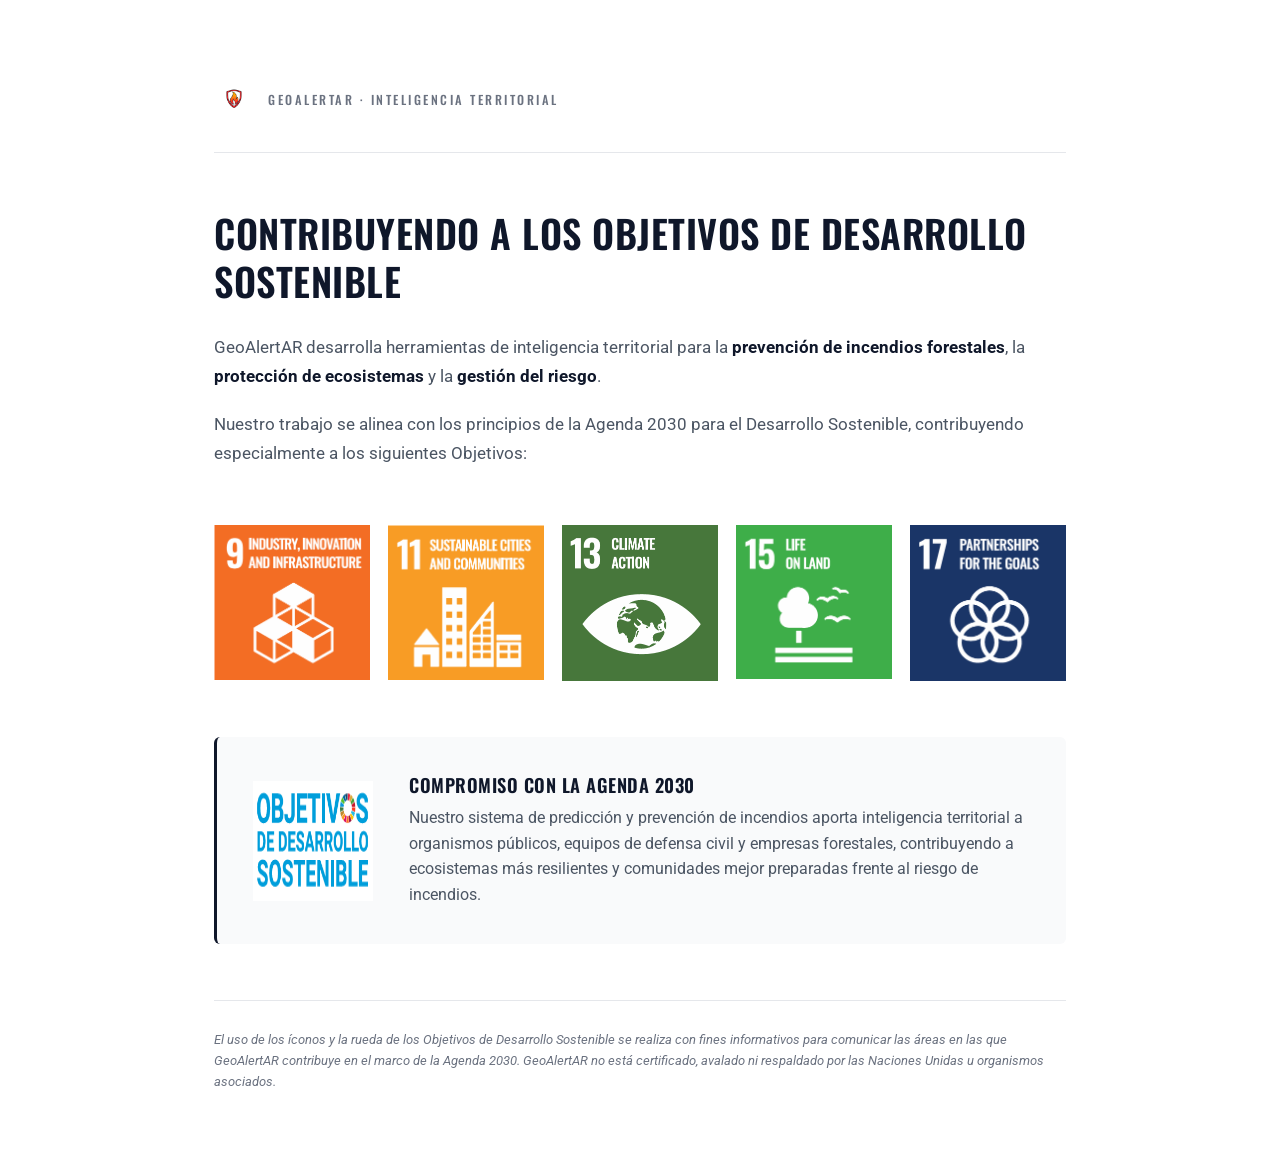
<file: maqueta-ods.html>
<!DOCTYPE html>
<html lang="es">
<head>
<meta charset="UTF-8">
<meta name="viewport" content="width=device-width, initial-scale=1.0">
<title>GeoAlertAR · Contribución a los Objetivos de Desarrollo Sostenible</title>

<!--
  FUENTES OFICIALES SEGÚN GUÍA DE COMUNICACIÓN ONU PARA USO DE ÍCONOS ODS
  ─────────────────────────────────────────────────────────────────────────
  Habilitadas por Camila (mail solicitud ONU):
    · Oswald Medium (500)   → eyebrow / labels institucionales
    · Oswald SemiBold (600) → títulos
    · Roboto Bold (700)     → texto destacado / strong
  Se incluye Roboto Regular (400) para el cuerpo de texto general,
  acompañando a las anteriores conforme práctica estándar de la guía ONU.
-->
<link rel="preconnect" href="https://fonts.googleapis.com">
<link rel="preconnect" href="https://fonts.gstatic.com" crossorigin>
<link href="https://fonts.googleapis.com/css2?family=Oswald:wght@500;600&family=Roboto:wght@400;700&display=swap" rel="stylesheet">

<style>
  :root {
    --primary-900: #0f172a;
    --neutral-700: #374151;
    --neutral-600: #4b5563;
    --neutral-500: #6b7280;
    --neutral-200: #e5e7eb;
    --neutral-50:  #f9fafb;
    --white: #ffffff;
  }

  * { margin: 0; padding: 0; box-sizing: border-box; }

  body {
    /* Body en Roboto Regular según guía ONU */
    font-family: 'Roboto', -apple-system, sans-serif;
    font-weight: 400;
    background: var(--white);
    color: var(--neutral-700);
    line-height: 1.7;
    font-size: 17px;
  }

  /* Títulos en Oswald SemiBold (peso 600) */
  h1, h3 {
    font-family: 'Oswald', sans-serif;
    font-weight: 600;
    color: var(--primary-900);
    line-height: 1.25;
    letter-spacing: 0.3px;
  }

  .container {
    max-width: 900px;
    margin: 0 auto;
    padding: 80px 24px;
  }

  /* Cabecera con logo */
  .marca-cabecera {
    display: flex;
    align-items: center;
    gap: 14px;
    padding-bottom: 32px;
    border-bottom: 1px solid var(--neutral-200);
    margin-bottom: 56px;
  }

  .marca-cabecera img {
    height: 40px;
    width: auto;
  }

  /* Eyebrow institucional en Oswald Medium */
  .marca-eyebrow {
    font-family: 'Oswald', sans-serif;
    font-weight: 500;
    font-size: 0.78rem;
    color: var(--neutral-500);
    letter-spacing: 2.5px;
    text-transform: uppercase;
  }

  /* Título principal — Oswald SemiBold */
  h1 {
    font-size: 2.4rem;
    margin-bottom: 28px;
    text-transform: uppercase;
    letter-spacing: 0.5px;
  }

  /* Descripción en Roboto Regular */
  .descripcion {
    font-family: 'Roboto', sans-serif;
    font-weight: 400;
    font-size: 1.08rem;
    color: var(--neutral-600);
    margin-bottom: 18px;
    line-height: 1.7;
  }

  /* "strong" en Roboto Bold según guía ONU */
  .descripcion strong {
    font-weight: 700;
    color: var(--primary-900);
  }

  /* Grilla con los 5 íconos ODS */
  .ods-grid {
    display: grid;
    grid-template-columns: repeat(5, 1fr);
    gap: 18px;
    margin: 56px 0;
  }

  .ods-item img {
    width: 100%;
    height: auto;
    max-width: 170px;
    display: block;
    margin: 0 auto;
  }

  /* Bloque rueda ODS — uso decorativo / secundario */
  .rueda-bloque {
    display: flex;
    align-items: center;
    gap: 36px;
    padding: 36px;
    background: var(--neutral-50);
    border-radius: 6px;
    border-left: 3px solid var(--primary-900);
    margin-top: 16px;
  }

  .rueda-bloque img {
    width: 120px;
    height: 120px;
    flex-shrink: 0;
  }

  /* Subtítulo bloque rueda — Oswald SemiBold */
  .rueda-bloque h3 {
    font-size: 1.15rem;
    margin-bottom: 10px;
    text-transform: uppercase;
    letter-spacing: 0.5px;
  }

  /* Texto bloque rueda — Roboto Regular */
  .rueda-bloque p {
    font-family: 'Roboto', sans-serif;
    font-weight: 400;
    font-size: 0.97rem;
    color: var(--neutral-600);
    line-height: 1.65;
  }

  /* Aviso legal obligatorio para solicitud ONU */
  .aviso-legal {
    margin-top: 56px;
    padding-top: 28px;
    border-top: 1px solid var(--neutral-200);
    font-family: 'Roboto', sans-serif;
    font-weight: 400;
    font-size: 0.82rem;
    color: var(--neutral-500);
    line-height: 1.6;
    font-style: italic;
  }

  /* Responsive */
  @media (max-width: 768px) {
    .container { padding: 48px 20px; }
    h1 { font-size: 1.7rem; }
    .ods-grid { grid-template-columns: repeat(2, 1fr); gap: 14px; }
    .rueda-bloque {
      flex-direction: column;
      text-align: center;
      padding: 24px;
    }
  }
</style>
</head>
<body>

<div class="container">

  <!-- Cabecera institucional con logo de la landing -->
  <div class="marca-cabecera">
    <img src="img/Geoar3.png" alt="GeoAlertAR">
    <div class="marca-eyebrow">GeoAlertAR · Inteligencia Territorial</div>
  </div>

  <!-- Título principal -->
  <h1>Contribuyendo a los Objetivos de Desarrollo Sostenible</h1>

  <!-- Bajadas -->
  <p class="descripcion">
    GeoAlertAR desarrolla herramientas de inteligencia territorial para la
    <strong>prevención de incendios forestales</strong>, la
    <strong>protección de ecosistemas</strong> y la <strong>gestión del riesgo</strong>.
  </p>

  <p class="descripcion">
    Nuestro trabajo se alinea con los principios de la Agenda 2030 para el Desarrollo
    Sostenible, contribuyendo especialmente a los siguientes Objetivos:
  </p>

  <!-- 5 íconos ODS en fila (nombres reales de los archivos descargados) -->
  <div class="ods-grid">
    <div class="ods-item">
      <img src="img/ods/industry innovation and infraestrucutre.png"
           alt="ODS 9 — Industria, Innovación e Infraestructura">
    </div>
    <div class="ods-item">
      <img src="img/ods/sustainable cities and communities.png"
           alt="ODS 11 — Ciudades y Comunidades Sostenibles">
    </div>
    <div class="ods-item">
      <img src="img/ods/climate action.png"
           alt="ODS 13 — Acción por el Clima">
    </div>
    <div class="ods-item">
      <img src="img/ods/life on land.png"
           alt="ODS 15 — Vida de Ecosistemas Terrestres">
    </div>
    <div class="ods-item">
      <img src="img/ods/partnerships for the goals.png"
           alt="ODS 17 — Alianzas para Lograr los Objetivos">
    </div>
  </div>

  <!-- Rueda ODS como uso secundario / decorativo -->
  <div class="rueda-bloque">
    <img src="img/ods/objetivos de desallo sostenible.png"
         alt="Rueda de los Objetivos de Desarrollo Sostenible">
    <div>
      <h3>Compromiso con la Agenda 2030</h3>
      <p>
        Nuestro sistema de predicción y prevención de incendios aporta inteligencia
        territorial a organismos públicos, equipos de defensa civil y empresas
        forestales, contribuyendo a ecosistemas más resilientes y comunidades mejor
        preparadas frente al riesgo de incendios.
      </p>
    </div>
  </div>

  <!-- Aviso legal — clave para que ONU apruebe la solicitud -->
  <div class="aviso-legal">
    El uso de los íconos y la rueda de los Objetivos de Desarrollo Sostenible se
    realiza con fines informativos para comunicar las áreas en las que GeoAlertAR
    contribuye en el marco de la Agenda 2030. GeoAlertAR no está certificado, avalado
    ni respaldado por las Naciones Unidas u organismos asociados.
  </div>

</div>

</body>
</html>
</file>
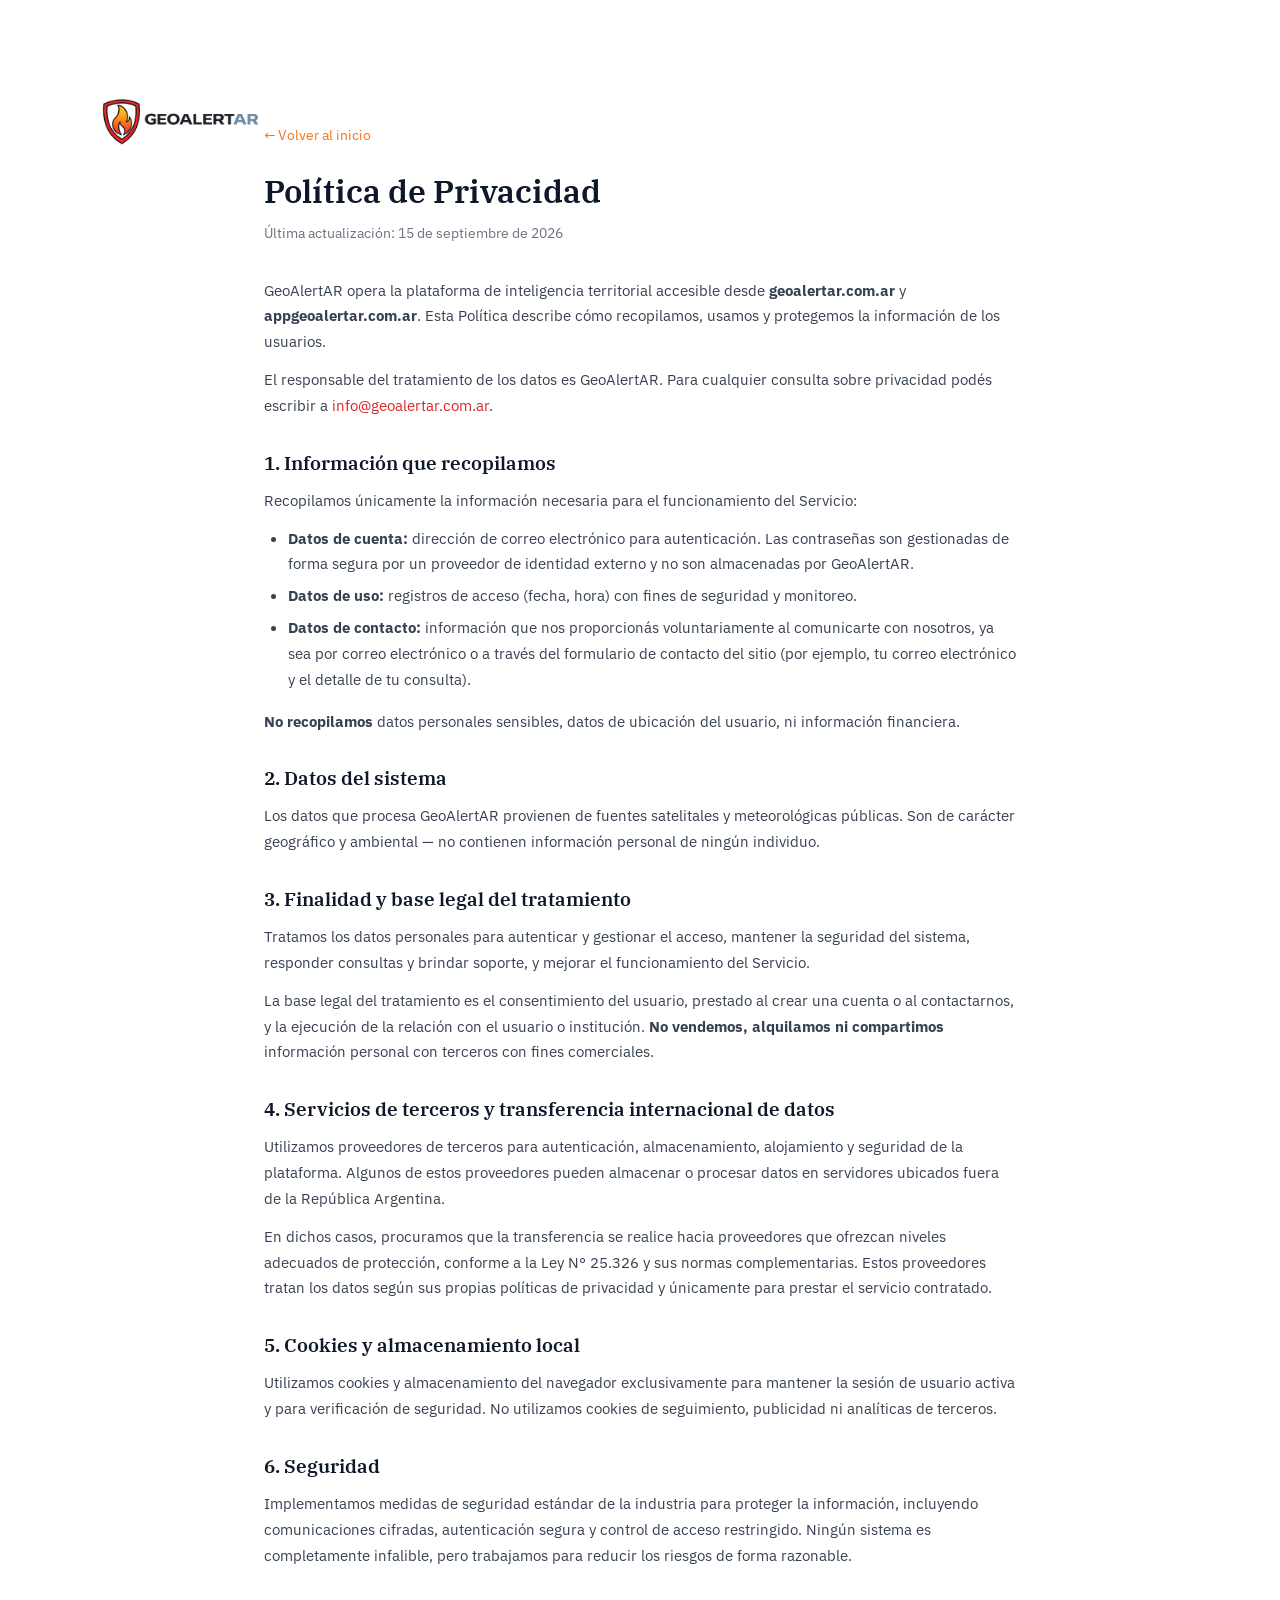
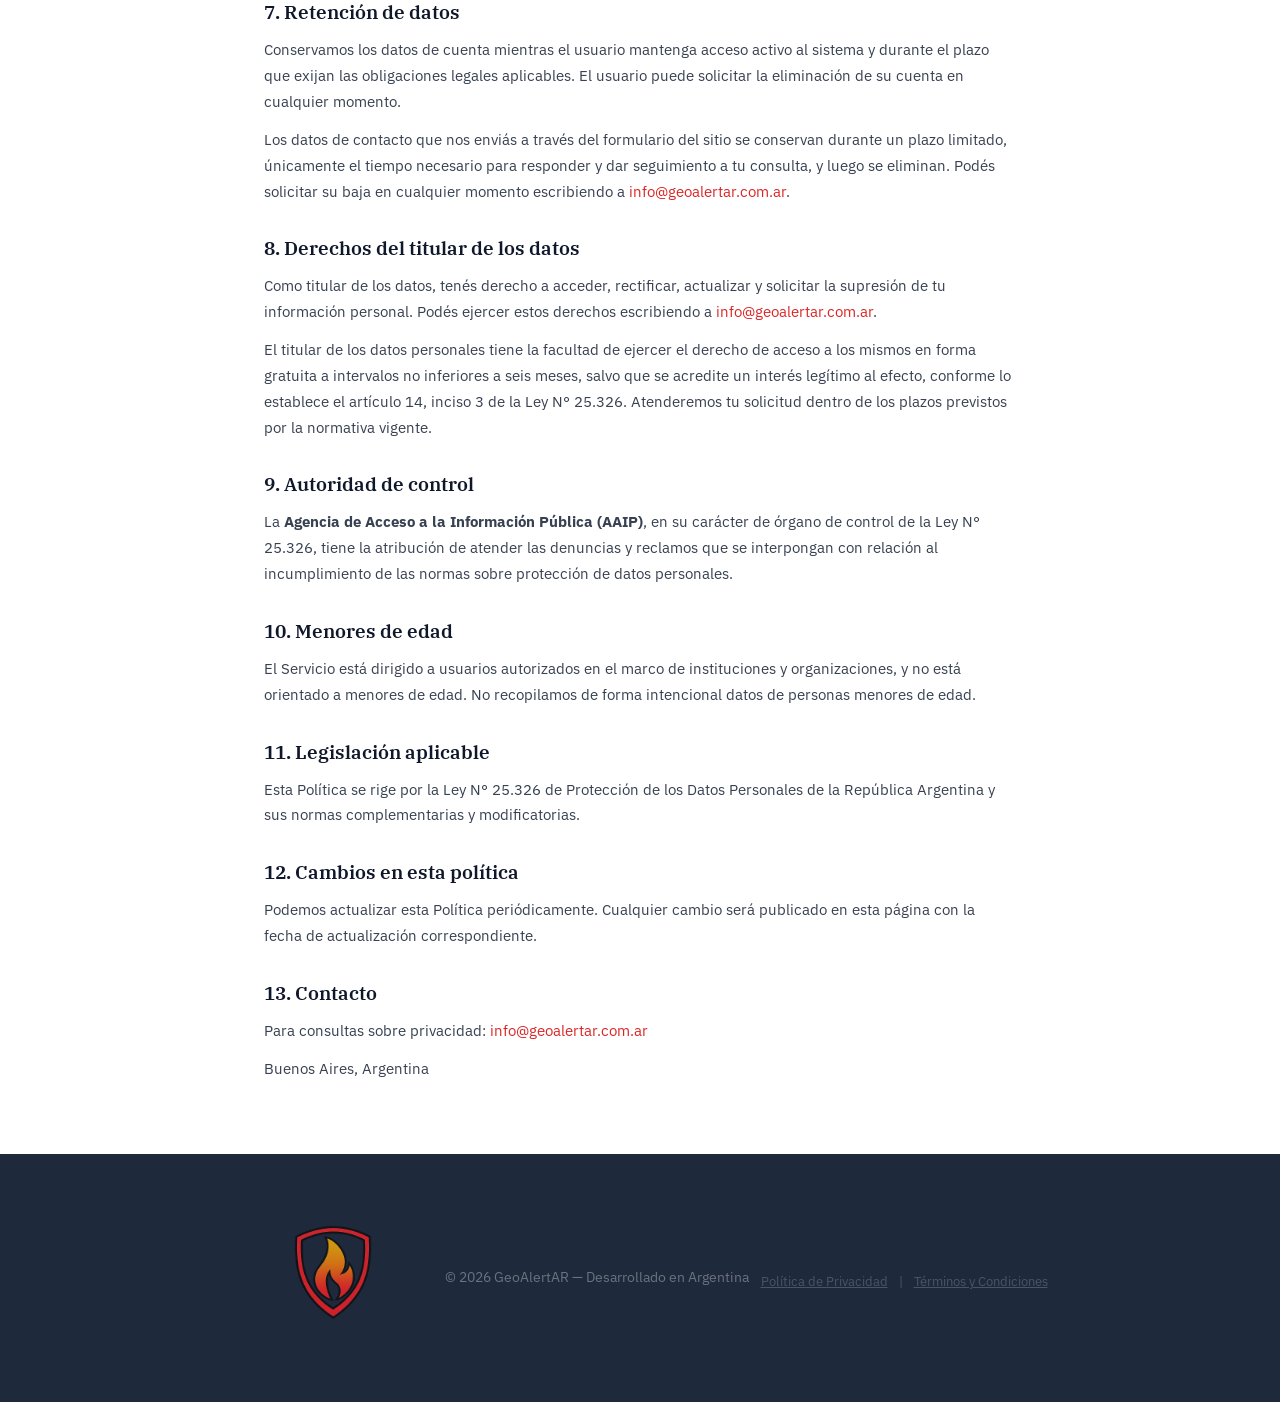
<file: politica-privacidad.html>
<!DOCTYPE html>
<html lang="es">
<head>
    <meta charset="UTF-8">
    <meta name="viewport" content="width=device-width, initial-scale=1.0">
    <title>Política de Privacidad | GeoAlertAR</title>
    <meta name="description" content="Política de privacidad de GeoAlertAR - Inteligencia territorial para la evaluación de riesgo de incendios">
    <link rel="icon" href="img/Geoar3.png" type="image/png">
    <link rel="preconnect" href="https://fonts.googleapis.com">
    <link rel="preconnect" href="https://fonts.gstatic.com" crossorigin>
    <link href="https://fonts.googleapis.com/css2?family=IBM+Plex+Sans:wght@400;500;600;700&family=IBM+Plex+Serif:wght@500;600;700&display=swap" rel="stylesheet">
    <link rel="stylesheet" href="styles.css">
    <style>
        .legal-page { max-width: 800px; margin: 0 auto; padding: 120px 24px 60px; }
        .legal-page h1 { font-family: 'IBM Plex Serif', serif; font-size: 2rem; margin-bottom: 8px; }
        .legal-page .legal-date { color: var(--neutral-500, #888); font-size: 0.9rem; margin-bottom: 32px; }
        .legal-page h2 { font-size: 1.2rem; margin-top: 32px; margin-bottom: 12px; font-weight: 600; }
        .legal-page p, .legal-page li { font-size: 0.95rem; line-height: 1.7; color: var(--neutral-700, #444); margin-bottom: 12px; }
        .legal-page ul { padding-left: 24px; margin-bottom: 16px; }
        .legal-page li { margin-bottom: 6px; }
        .legal-back { display: inline-block; margin-bottom: 24px; color: var(--primary, #f97316); text-decoration: none; font-size: 0.9rem; }
        .legal-back:hover { text-decoration: underline; }
    </style>
</head>
<body>
    <header class="header">
        <div class="header-content">
            <a href="index.html" class="logo"><img src="img/Geoar2.png" alt="GeoAlertAR" style="height: 200px;"></a>
        </div>
    </header>

    <div class="legal-page">
        <a href="index.html" class="legal-back">← Volver al inicio</a>
        <h1>Política de Privacidad</h1>
        <p class="legal-date">Última actualización: 15 de septiembre de 2026</p>

        <p>GeoAlertAR opera la plataforma de inteligencia territorial accesible desde <strong>geoalertar.com.ar</strong> y <strong>appgeoalertar.com.ar</strong>. Esta Política describe cómo recopilamos, usamos y protegemos la información de los usuarios.</p>
        <p>El responsable del tratamiento de los datos es GeoAlertAR. Para cualquier consulta sobre privacidad podés escribir a <a href="mailto:info@geoalertar.com.ar">info@geoalertar.com.ar</a>.</p>

        <h2>1. Información que recopilamos</h2>
        <p>Recopilamos únicamente la información necesaria para el funcionamiento del Servicio:</p>
        <ul>
            <li><strong>Datos de cuenta:</strong> dirección de correo electrónico para autenticación. Las contraseñas son gestionadas de forma segura por un proveedor de identidad externo y no son almacenadas por GeoAlertAR.</li>
            <li><strong>Datos de uso:</strong> registros de acceso (fecha, hora) con fines de seguridad y monitoreo.</li>
            <li><strong>Datos de contacto:</strong> información que nos proporcionás voluntariamente al comunicarte con nosotros, ya sea por correo electrónico o a través del formulario de contacto del sitio (por ejemplo, tu correo electrónico y el detalle de tu consulta).</li>
        </ul>
        <p><strong>No recopilamos</strong> datos personales sensibles, datos de ubicación del usuario, ni información financiera.</p>

        <h2>2. Datos del sistema</h2>
        <p>Los datos que procesa GeoAlertAR provienen de fuentes satelitales y meteorológicas públicas. Son de carácter geográfico y ambiental — no contienen información personal de ningún individuo.</p>

        <h2>3. Finalidad y base legal del tratamiento</h2>
        <p>Tratamos los datos personales para autenticar y gestionar el acceso, mantener la seguridad del sistema, responder consultas y brindar soporte, y mejorar el funcionamiento del Servicio.</p>
        <p>La base legal del tratamiento es el consentimiento del usuario, prestado al crear una cuenta o al contactarnos, y la ejecución de la relación con el usuario o institución. <strong>No vendemos, alquilamos ni compartimos</strong> información personal con terceros con fines comerciales.</p>

        <h2>4. Servicios de terceros y transferencia internacional de datos</h2>
        <p>Utilizamos proveedores de terceros para autenticación, almacenamiento, alojamiento y seguridad de la plataforma. Algunos de estos proveedores pueden almacenar o procesar datos en servidores ubicados fuera de la República Argentina.</p>
        <p>En dichos casos, procuramos que la transferencia se realice hacia proveedores que ofrezcan niveles adecuados de protección, conforme a la Ley N° 25.326 y sus normas complementarias. Estos proveedores tratan los datos según sus propias políticas de privacidad y únicamente para prestar el servicio contratado.</p>

        <h2>5. Cookies y almacenamiento local</h2>
        <p>Utilizamos cookies y almacenamiento del navegador exclusivamente para mantener la sesión de usuario activa y para verificación de seguridad. No utilizamos cookies de seguimiento, publicidad ni analíticas de terceros.</p>

        <h2>6. Seguridad</h2>
        <p>Implementamos medidas de seguridad estándar de la industria para proteger la información, incluyendo comunicaciones cifradas, autenticación segura y control de acceso restringido. Ningún sistema es completamente infalible, pero trabajamos para reducir los riesgos de forma razonable.</p>

        <h2>7. Retención de datos</h2>
        <p>Conservamos los datos de cuenta mientras el usuario mantenga acceso activo al sistema y durante el plazo que exijan las obligaciones legales aplicables. El usuario puede solicitar la eliminación de su cuenta en cualquier momento.</p>
        <p>Los datos de contacto que nos enviás a través del formulario del sitio se conservan durante un plazo limitado, únicamente el tiempo necesario para responder y dar seguimiento a tu consulta, y luego se eliminan. Podés solicitar su baja en cualquier momento escribiendo a <a href="mailto:info@geoalertar.com.ar">info@geoalertar.com.ar</a>.</p>

        <h2>8. Derechos del titular de los datos</h2>
        <p>Como titular de los datos, tenés derecho a acceder, rectificar, actualizar y solicitar la supresión de tu información personal. Podés ejercer estos derechos escribiendo a <a href="mailto:info@geoalertar.com.ar">info@geoalertar.com.ar</a>.</p>
        <p>El titular de los datos personales tiene la facultad de ejercer el derecho de acceso a los mismos en forma gratuita a intervalos no inferiores a seis meses, salvo que se acredite un interés legítimo al efecto, conforme lo establece el artículo 14, inciso 3 de la Ley N° 25.326. Atenderemos tu solicitud dentro de los plazos previstos por la normativa vigente.</p>

        <h2>9. Autoridad de control</h2>
        <p>La <strong>Agencia de Acceso a la Información Pública (AAIP)</strong>, en su carácter de órgano de control de la Ley N° 25.326, tiene la atribución de atender las denuncias y reclamos que se interpongan con relación al incumplimiento de las normas sobre protección de datos personales.</p>

        <h2>10. Menores de edad</h2>
        <p>El Servicio está dirigido a usuarios autorizados en el marco de instituciones y organizaciones, y no está orientado a menores de edad. No recopilamos de forma intencional datos de personas menores de edad.</p>

        <h2>11. Legislación aplicable</h2>
        <p>Esta Política se rige por la Ley N° 25.326 de Protección de los Datos Personales de la República Argentina y sus normas complementarias y modificatorias.</p>

        <h2>12. Cambios en esta política</h2>
        <p>Podemos actualizar esta Política periódicamente. Cualquier cambio será publicado en esta página con la fecha de actualización correspondiente.</p>

        <h2>13. Contacto</h2>
        <p>Para consultas sobre privacidad: <a href="mailto:info@geoalertar.com.ar">info@geoalertar.com.ar</a></p>
        <p>Buenos Aires, Argentina</p>
    </div>

    <footer class="footer">
        <div class="container" style="display:flex;align-items:center;justify-content:center;gap:12px;">
            <img src="img/Geoar3.png" alt="GeoAlertAR" style="height:200px;opacity:0.8;">
            <span>© 2026 GeoAlertAR — Desarrollado en Argentina</span>
            <div style="margin-top:8px;font-size:0.8rem;opacity:0.6;">
                <a href="politica-privacidad.html" style="color:inherit;text-decoration:underline;">Política de Privacidad</a>
                <span style="margin:0 8px;">|</span>
                <a href="terminos.html" style="color:inherit;text-decoration:underline;">Términos y Condiciones</a>
            </div>
        </div>
    </footer>
</body>
</html>
</file>
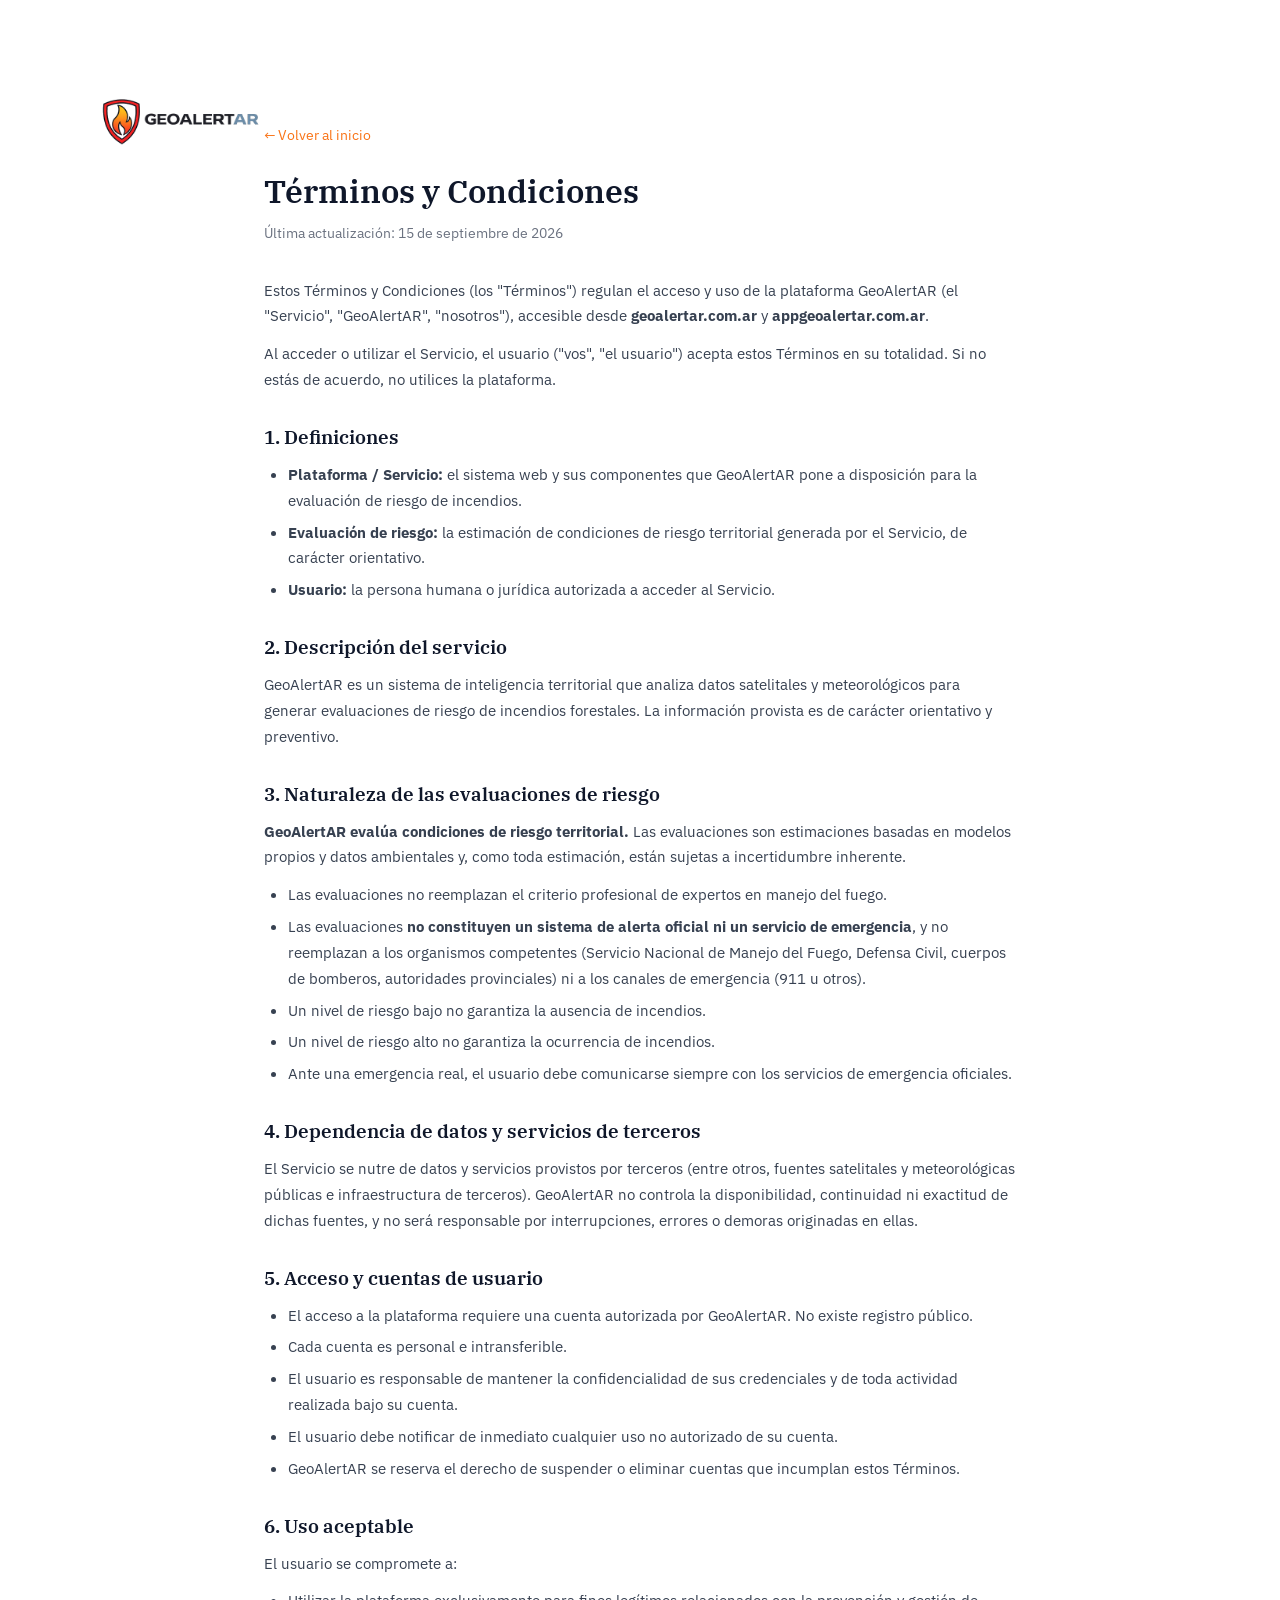
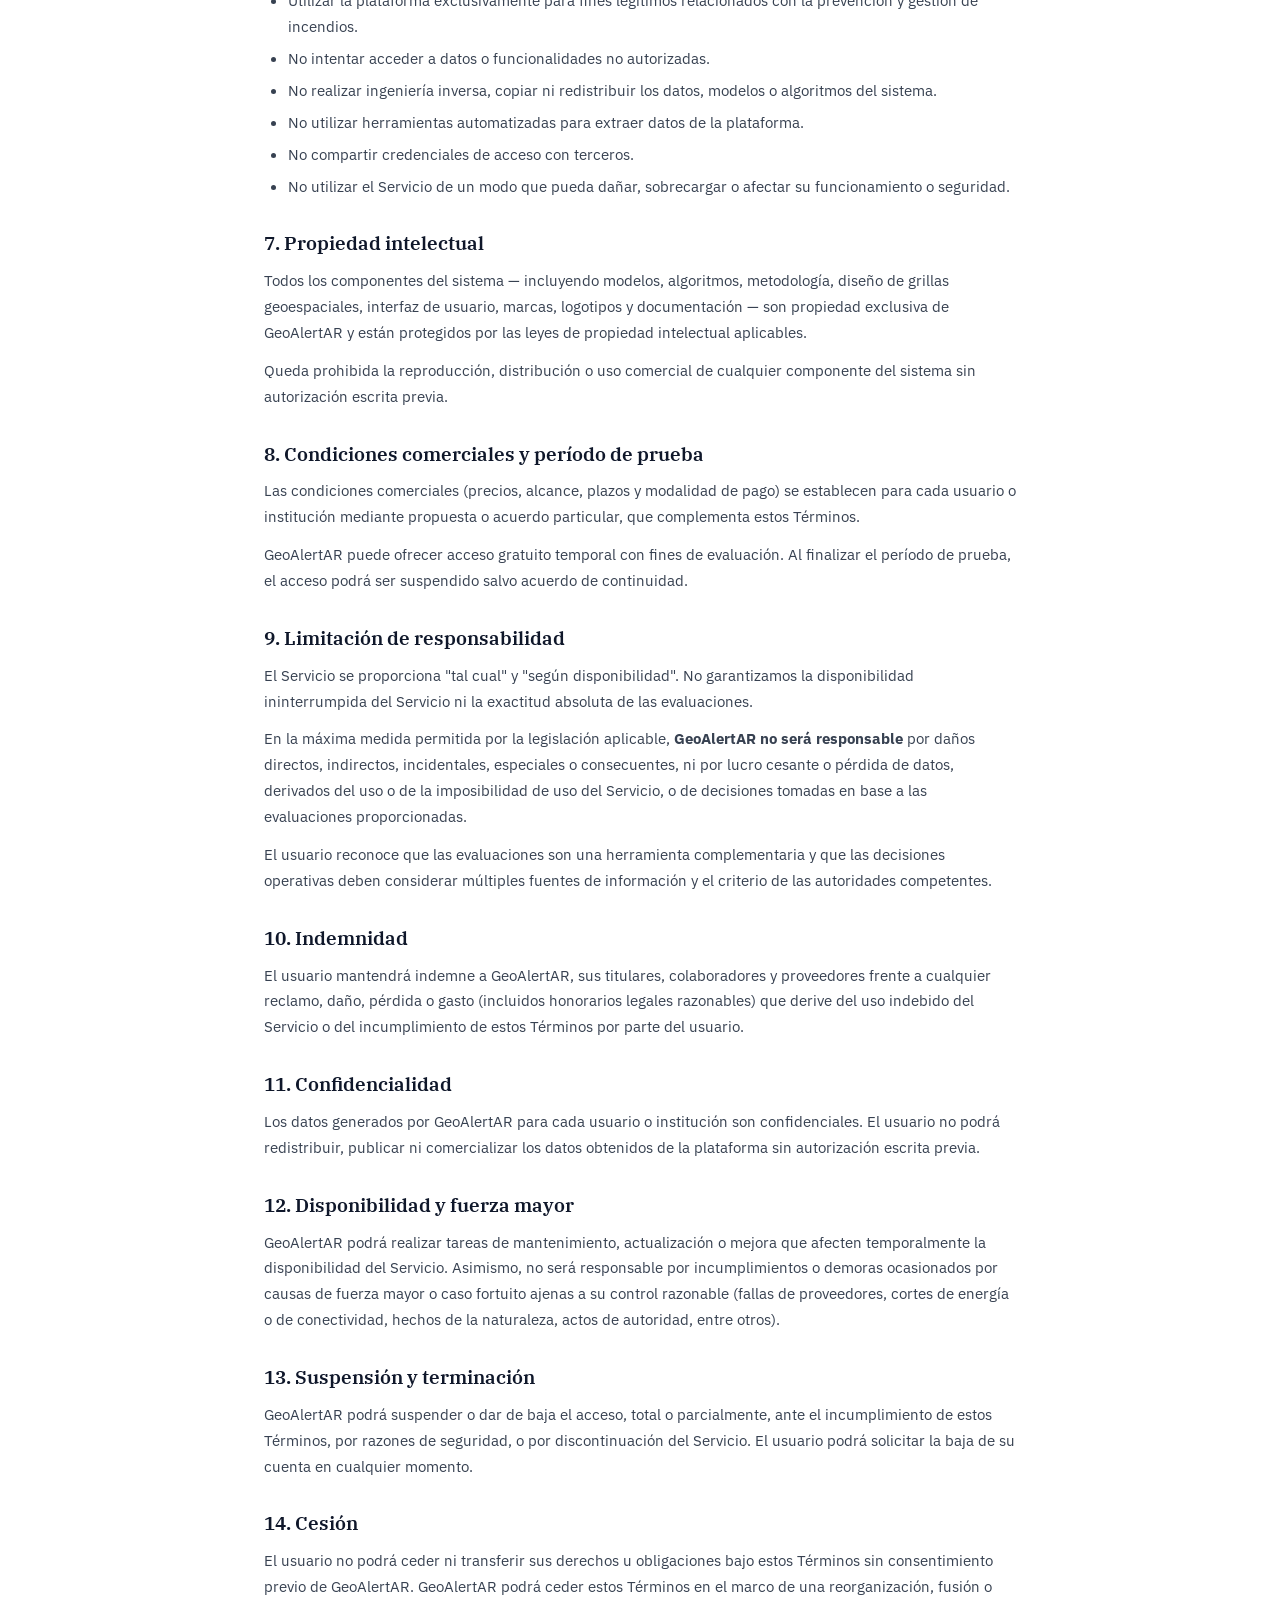
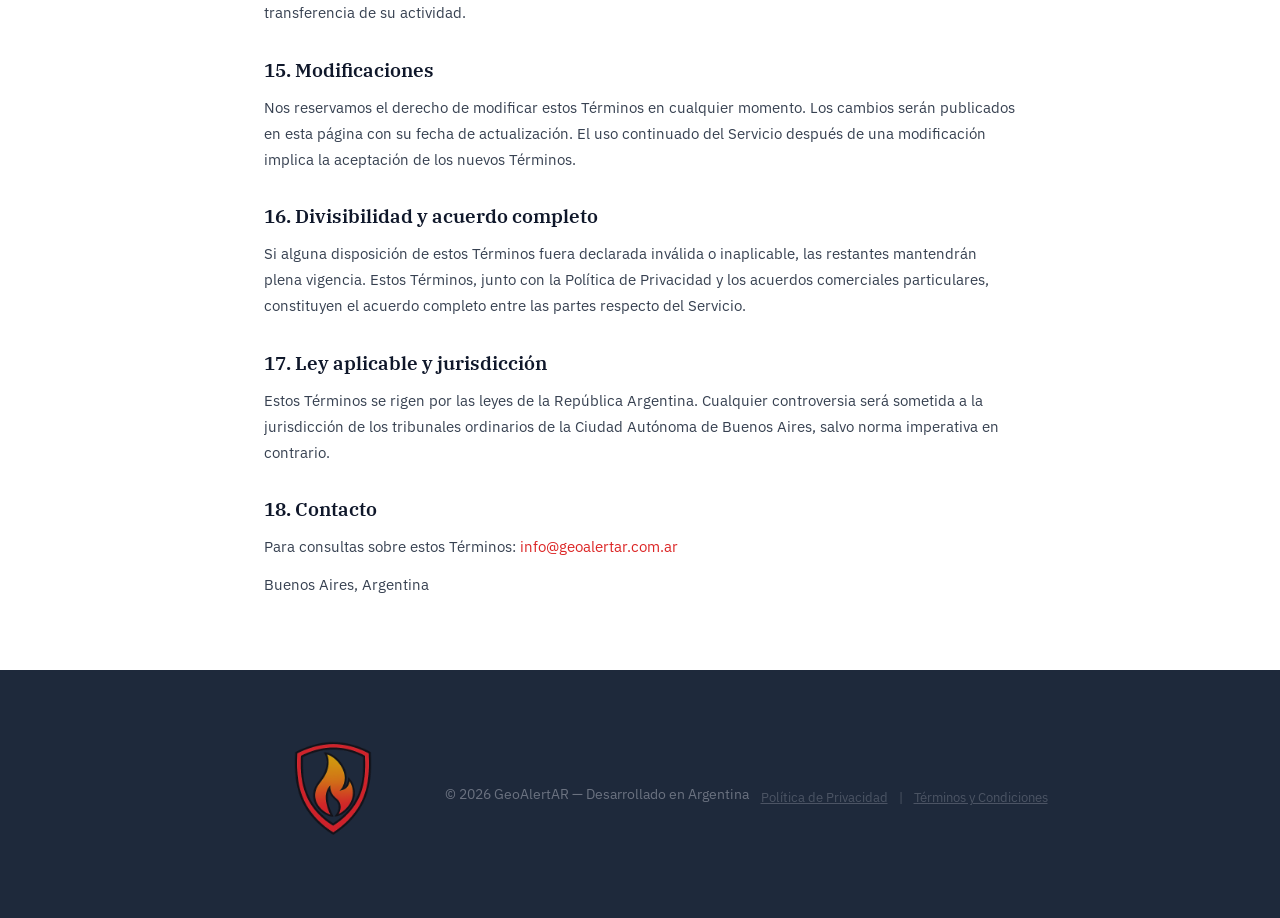
<file: terminos.html>
<!DOCTYPE html>
<html lang="es">
<head>
    <meta charset="UTF-8">
    <meta name="viewport" content="width=device-width, initial-scale=1.0">
    <title>Términos y Condiciones | GeoAlertAR</title>
    <meta name="description" content="Términos y condiciones de uso de GeoAlertAR - Inteligencia territorial para la evaluación de riesgo de incendios">
    <link rel="icon" href="img/Geoar3.png" type="image/png">
    <link rel="preconnect" href="https://fonts.googleapis.com">
    <link rel="preconnect" href="https://fonts.gstatic.com" crossorigin>
    <link href="https://fonts.googleapis.com/css2?family=IBM+Plex+Sans:wght@400;500;600;700&family=IBM+Plex+Serif:wght@500;600;700&display=swap" rel="stylesheet">
    <link rel="stylesheet" href="styles.css">
    <style>
        .legal-page { max-width: 800px; margin: 0 auto; padding: 120px 24px 60px; }
        .legal-page h1 { font-family: 'IBM Plex Serif', serif; font-size: 2rem; margin-bottom: 8px; }
        .legal-page .legal-date { color: var(--neutral-500, #888); font-size: 0.9rem; margin-bottom: 32px; }
        .legal-page h2 { font-size: 1.2rem; margin-top: 32px; margin-bottom: 12px; font-weight: 600; }
        .legal-page p, .legal-page li { font-size: 0.95rem; line-height: 1.7; color: var(--neutral-700, #444); margin-bottom: 12px; }
        .legal-page ul { padding-left: 24px; margin-bottom: 16px; }
        .legal-page li { margin-bottom: 6px; }
        .legal-back { display: inline-block; margin-bottom: 24px; color: var(--primary, #f97316); text-decoration: none; font-size: 0.9rem; }
        .legal-back:hover { text-decoration: underline; }
    </style>
</head>
<body>
    <header class="header">
        <div class="header-content">
            <a href="index.html" class="logo"><img src="img/Geoar2.png" alt="GeoAlertAR" style="height: 200px;"></a>
        </div>
    </header>

    <div class="legal-page">
        <a href="index.html" class="legal-back">← Volver al inicio</a>
        <h1>Términos y Condiciones</h1>
        <p class="legal-date">Última actualización: 15 de septiembre de 2026</p>

        <p>Estos Términos y Condiciones (los "Términos") regulan el acceso y uso de la plataforma GeoAlertAR (el "Servicio", "GeoAlertAR", "nosotros"), accesible desde <strong>geoalertar.com.ar</strong> y <strong>appgeoalertar.com.ar</strong>.</p>
        <p>Al acceder o utilizar el Servicio, el usuario ("vos", "el usuario") acepta estos Términos en su totalidad. Si no estás de acuerdo, no utilices la plataforma.</p>

        <h2>1. Definiciones</h2>
        <ul>
            <li><strong>Plataforma / Servicio:</strong> el sistema web y sus componentes que GeoAlertAR pone a disposición para la evaluación de riesgo de incendios.</li>
            <li><strong>Evaluación de riesgo:</strong> la estimación de condiciones de riesgo territorial generada por el Servicio, de carácter orientativo.</li>
            <li><strong>Usuario:</strong> la persona humana o jurídica autorizada a acceder al Servicio.</li>
        </ul>

        <h2>2. Descripción del servicio</h2>
        <p>GeoAlertAR es un sistema de inteligencia territorial que analiza datos satelitales y meteorológicos para generar evaluaciones de riesgo de incendios forestales. La información provista es de carácter orientativo y preventivo.</p>

        <h2>3. Naturaleza de las evaluaciones de riesgo</h2>
        <p><strong>GeoAlertAR evalúa condiciones de riesgo territorial.</strong> Las evaluaciones son estimaciones basadas en modelos propios y datos ambientales y, como toda estimación, están sujetas a incertidumbre inherente.</p>
        <ul>
            <li>Las evaluaciones no reemplazan el criterio profesional de expertos en manejo del fuego.</li>
            <li>Las evaluaciones <strong>no constituyen un sistema de alerta oficial ni un servicio de emergencia</strong>, y no reemplazan a los organismos competentes (Servicio Nacional de Manejo del Fuego, Defensa Civil, cuerpos de bomberos, autoridades provinciales) ni a los canales de emergencia (911 u otros).</li>
            <li>Un nivel de riesgo bajo no garantiza la ausencia de incendios.</li>
            <li>Un nivel de riesgo alto no garantiza la ocurrencia de incendios.</li>
            <li>Ante una emergencia real, el usuario debe comunicarse siempre con los servicios de emergencia oficiales.</li>
        </ul>

        <h2>4. Dependencia de datos y servicios de terceros</h2>
        <p>El Servicio se nutre de datos y servicios provistos por terceros (entre otros, fuentes satelitales y meteorológicas públicas e infraestructura de terceros). GeoAlertAR no controla la disponibilidad, continuidad ni exactitud de dichas fuentes, y no será responsable por interrupciones, errores o demoras originadas en ellas.</p>

        <h2>5. Acceso y cuentas de usuario</h2>
        <ul>
            <li>El acceso a la plataforma requiere una cuenta autorizada por GeoAlertAR. No existe registro público.</li>
            <li>Cada cuenta es personal e intransferible.</li>
            <li>El usuario es responsable de mantener la confidencialidad de sus credenciales y de toda actividad realizada bajo su cuenta.</li>
            <li>El usuario debe notificar de inmediato cualquier uso no autorizado de su cuenta.</li>
            <li>GeoAlertAR se reserva el derecho de suspender o eliminar cuentas que incumplan estos Términos.</li>
        </ul>

        <h2>6. Uso aceptable</h2>
        <p>El usuario se compromete a:</p>
        <ul>
            <li>Utilizar la plataforma exclusivamente para fines legítimos relacionados con la prevención y gestión de incendios.</li>
            <li>No intentar acceder a datos o funcionalidades no autorizadas.</li>
            <li>No realizar ingeniería inversa, copiar ni redistribuir los datos, modelos o algoritmos del sistema.</li>
            <li>No utilizar herramientas automatizadas para extraer datos de la plataforma.</li>
            <li>No compartir credenciales de acceso con terceros.</li>
            <li>No utilizar el Servicio de un modo que pueda dañar, sobrecargar o afectar su funcionamiento o seguridad.</li>
        </ul>

        <h2>7. Propiedad intelectual</h2>
        <p>Todos los componentes del sistema — incluyendo modelos, algoritmos, metodología, diseño de grillas geoespaciales, interfaz de usuario, marcas, logotipos y documentación — son propiedad exclusiva de GeoAlertAR y están protegidos por las leyes de propiedad intelectual aplicables.</p>
        <p>Queda prohibida la reproducción, distribución o uso comercial de cualquier componente del sistema sin autorización escrita previa.</p>

        <h2>8. Condiciones comerciales y período de prueba</h2>
        <p>Las condiciones comerciales (precios, alcance, plazos y modalidad de pago) se establecen para cada usuario o institución mediante propuesta o acuerdo particular, que complementa estos Términos.</p>
        <p>GeoAlertAR puede ofrecer acceso gratuito temporal con fines de evaluación. Al finalizar el período de prueba, el acceso podrá ser suspendido salvo acuerdo de continuidad.</p>

        <h2>9. Limitación de responsabilidad</h2>
        <p>El Servicio se proporciona "tal cual" y "según disponibilidad". No garantizamos la disponibilidad ininterrumpida del Servicio ni la exactitud absoluta de las evaluaciones.</p>
        <p>En la máxima medida permitida por la legislación aplicable, <strong>GeoAlertAR no será responsable</strong> por daños directos, indirectos, incidentales, especiales o consecuentes, ni por lucro cesante o pérdida de datos, derivados del uso o de la imposibilidad de uso del Servicio, o de decisiones tomadas en base a las evaluaciones proporcionadas.</p>
        <p>El usuario reconoce que las evaluaciones son una herramienta complementaria y que las decisiones operativas deben considerar múltiples fuentes de información y el criterio de las autoridades competentes.</p>

        <h2>10. Indemnidad</h2>
        <p>El usuario mantendrá indemne a GeoAlertAR, sus titulares, colaboradores y proveedores frente a cualquier reclamo, daño, pérdida o gasto (incluidos honorarios legales razonables) que derive del uso indebido del Servicio o del incumplimiento de estos Términos por parte del usuario.</p>

        <h2>11. Confidencialidad</h2>
        <p>Los datos generados por GeoAlertAR para cada usuario o institución son confidenciales. El usuario no podrá redistribuir, publicar ni comercializar los datos obtenidos de la plataforma sin autorización escrita previa.</p>

        <h2>12. Disponibilidad y fuerza mayor</h2>
        <p>GeoAlertAR podrá realizar tareas de mantenimiento, actualización o mejora que afecten temporalmente la disponibilidad del Servicio. Asimismo, no será responsable por incumplimientos o demoras ocasionados por causas de fuerza mayor o caso fortuito ajenas a su control razonable (fallas de proveedores, cortes de energía o de conectividad, hechos de la naturaleza, actos de autoridad, entre otros).</p>

        <h2>13. Suspensión y terminación</h2>
        <p>GeoAlertAR podrá suspender o dar de baja el acceso, total o parcialmente, ante el incumplimiento de estos Términos, por razones de seguridad, o por discontinuación del Servicio. El usuario podrá solicitar la baja de su cuenta en cualquier momento.</p>

        <h2>14. Cesión</h2>
        <p>El usuario no podrá ceder ni transferir sus derechos u obligaciones bajo estos Términos sin consentimiento previo de GeoAlertAR. GeoAlertAR podrá ceder estos Términos en el marco de una reorganización, fusión o transferencia de su actividad.</p>

        <h2>15. Modificaciones</h2>
        <p>Nos reservamos el derecho de modificar estos Términos en cualquier momento. Los cambios serán publicados en esta página con su fecha de actualización. El uso continuado del Servicio después de una modificación implica la aceptación de los nuevos Términos.</p>

        <h2>16. Divisibilidad y acuerdo completo</h2>
        <p>Si alguna disposición de estos Términos fuera declarada inválida o inaplicable, las restantes mantendrán plena vigencia. Estos Términos, junto con la Política de Privacidad y los acuerdos comerciales particulares, constituyen el acuerdo completo entre las partes respecto del Servicio.</p>

        <h2>17. Ley aplicable y jurisdicción</h2>
        <p>Estos Términos se rigen por las leyes de la República Argentina. Cualquier controversia será sometida a la jurisdicción de los tribunales ordinarios de la Ciudad Autónoma de Buenos Aires, salvo norma imperativa en contrario.</p>

        <h2>18. Contacto</h2>
        <p>Para consultas sobre estos Términos: <a href="mailto:info@geoalertar.com.ar">info@geoalertar.com.ar</a></p>
        <p>Buenos Aires, Argentina</p>
    </div>

    <footer class="footer">
        <div class="container" style="display:flex;align-items:center;justify-content:center;gap:12px;">
            <img src="img/Geoar3.png" alt="GeoAlertAR" style="height:200px;opacity:0.8;">
            <span>© 2026 GeoAlertAR — Desarrollado en Argentina</span>
            <div style="margin-top:8px;font-size:0.8rem;opacity:0.6;">
                <a href="politica-privacidad.html" style="color:inherit;text-decoration:underline;">Política de Privacidad</a>
                <span style="margin:0 8px;">|</span>
                <a href="terminos.html" style="color:inherit;text-decoration:underline;">Términos y Condiciones</a>
            </div>
        </div>
    </footer>
</body>
</html>
</file>
<file: styles.css>
:root {
    --primary-900: #0f172a;
    --primary-800: #1e293b;
    --primary-700: #334155;
    --neutral-800: #1f2937;
    --neutral-700: #374151;
    --neutral-600: #4b5563;
    --neutral-500: #6b7280;
    --neutral-400: #9ca3af;
    --neutral-300: #d1d5db;
    --neutral-200: #e5e7eb;
    --neutral-100: #f3f4f6;
    --neutral-50: #f9fafb;
    --white: #ffffff;
    --accent: #dc2626;
    --success: #059669;
}

* { margin: 0; padding: 0; box-sizing: border-box; }
html { scroll-behavior: smooth; }

body {
    font-family: 'IBM Plex Sans', -apple-system, sans-serif;
    background: var(--white);
    color: var(--neutral-700);
    line-height: 1.7;
    font-size: 17px;
    overflow-x: hidden;
}

img { max-width: 100%; }

h1, h2, h3 {
    font-family: 'IBM Plex Serif', Georgia, serif;
    font-weight: 600;
    color: var(--primary-900);
    line-height: 1.3;
}

a { color: var(--accent); text-decoration: none; }
a:hover { text-decoration: underline; }

.container {
    max-width: 900px;
    margin: 0 auto;
    padding: 0 24px;
}

/* ===== HEADER SIMPLE ===== */
.header {
    /* ===== HEADER: absolute = se queda arriba del hero, NO sigue al scrollear ===== */
    position: absolute;
    /* ===== HEADER POSICIÓN: top controla distancia desde arriba (0 = pegado) =====
       (13-oct-2026: era -50px para compensar el borde transparente del logo viejo) */
    top: 0;
    left: 0;
    right: 0;
    z-index: 1000;
    background: transparent;
    border-bottom: none;
    /* ===== HEADER ESPACIO: padding controla espacio interno arriba/abajo ===== */
    padding: 24px 0;
}

.header-content {
    display: flex;
    justify-content: space-between;
    align-items: center;
    max-width: 1400px;
    margin: 0 auto;
    padding: 0 40px;
}

.logo {
    font-family: 'IBM Plex Serif', serif;
    font-size: 1.3rem;
    font-weight: 700;
    color: var(--white);
    text-decoration: none;
    display: flex;
    align-items: center;
}
.logo span { color: #3b82f6; }

.header-nav {
    display: flex;
    align-items: center;
    gap: 10px;
}

.header-right {
    display: flex;
    align-items: center;
    gap: 20px;
}

.header-btn {
    padding: 10px 20px;
    background: var(--accent);
    color: var(--white);
    font-weight: 600;
    font-size: 0.9rem;
    border-radius: 4px;
    text-decoration: none;
}
.header-btn:hover { background: #b91c1c; text-decoration: none; }
.header-btn-outline { background: transparent !important; border: 1px solid rgba(255,255,255,0.35); }
.header-btn-outline:hover { background: rgba(255,255,255,0.1) !important; border-color: rgba(255,255,255,0.6); }

.lang-toggle { display: flex; align-items: center; gap: 4px; }
.lang-btn {
    background: none; border: none;
    font-family: 'IBM Plex Sans', sans-serif;
    font-size: 0.85rem; font-weight: 600;
    color: rgba(255,255,255,0.6); cursor: pointer;
    padding: 4px 8px; border-radius: 4px;
    transition: color 0.2s, background 0.2s;
}
.lang-btn:hover { color: var(--white); }
.lang-btn.active { color: var(--white); background: rgba(255,255,255,0.15); }
.lang-divider { color: rgba(255,255,255,0.4); font-size: 0.85rem; user-select: none; }

/* ===== HERO COMPACTO ===== */
.hero {
    padding: 140px 0 80px;
    text-align: center;
    background: linear-gradient(rgba(0, 0, 0, 0.6), rgba(0, 0, 0, 0.7)),
                url('img/incendio forestal primero.jpg');
    background-size: cover;
    background-position: center;
    background-attachment: fixed;
    position: relative;
}

.hero-badge {
    display: inline-block;
    padding: 8px 16px;
    background: rgba(255, 255, 255, 0.2);
    border: 1px solid rgba(255, 255, 255, 0.4);
    border-radius: 4px;
    font-size: 0.8rem;
    font-weight: 600;
    color: var(--white);
    margin-bottom: 24px;
    backdrop-filter: blur(10px);
}

.hero h1 {
    font-size: 2.8rem;
    margin-bottom: 20px;
    letter-spacing: -0.02em;
    color: var(--white);
}

.hero-subtitle {
    font-size: 1.25rem;
    color: rgba(255, 255, 255, 0.95);
    max-width: 600px;
    margin: 0 auto 32px;
}

.hero-cta {
    display: inline-block;
    padding: 16px 32px;
    background: var(--accent);
    color: var(--white);
    font-weight: 600;
    border-radius: 4px;
    text-decoration: none;
    margin-bottom: 48px;
}
.hero-cta:hover { background: #b91c1c; text-decoration: none; }

.hero-stats {
    display: flex;
    justify-content: center;
    gap: 48px;
    padding-top: 32px;
    border-top: 1px solid rgba(255, 255, 255, 0.3);
}

.hero-stat {
    text-align: center;
}

.hero-stat-value {
    font-family: 'IBM Plex Sans', sans-serif;
    font-size: 1.8rem;
    font-weight: 700;
    color: var(--white);
}

.hero-stat-label {
    font-size: 0.8rem;
    color: rgba(255, 255, 255, 0.8);
    text-transform: uppercase;
    letter-spacing: 0.05em;
}

/* ===== SECCIONES DE CONTENIDO ===== */
.section {
    padding: 80px 0;
}

.section-dark {
    background: var(--primary-900);
    color: var(--white);
}

.section-dark h2 { color: var(--white); }
.section-dark p { color: var(--neutral-400); }

.section-gray {
    background: var(--neutral-50);
}

.section h2 {
    font-size: 1.8rem;
    margin-bottom: 24px;
}

.section p {
    margin-bottom: 20px;
}

.section p:last-child {
    margin-bottom: 0;
}

/* ===== CRISIS / DATOS ===== */
.crisis-grid {
    display: grid;
    grid-template-columns: 1fr 1fr;
    gap: 48px;
    align-items: start;
}

.crisis-stats {
    display: grid;
    grid-template-columns: 1fr 1fr;
    gap: 20px;
}

.crisis-stat {
    padding: 24px;
    background: rgba(255,255,255,0.08);
    border-radius: 4px;
    text-align: center;
}

.crisis-stat-value {
    font-size: 2rem;
    font-weight: 700;
    color: var(--accent);
    line-height: 1;
    margin-bottom: 8px;
}

.crisis-stat-label {
    font-size: 0.85rem;
    color: var(--neutral-400);
}

.crisis-images {
    grid-column: 2;
    display: flex;
    flex-direction: column;
    gap: 16px;
    margin-top: -600px;        /* negativo = sube, positivo = baja. Cambiá este número */
}

.crisis-images img {
    width: 100%;
    height: 250px;            /* alto de cada foto. Cambiá este número */
    border-radius: 4px;
    object-fit: cover;
}

.source-note {
    font-size: 0.8rem;
    color: var(--neutral-500);
    margin-top: -24px;
    padding-top: 16px;
    border-top: 1px solid rgba(255,255,255,0.1);
}

.source-note a {
    color: var(--neutral-400);
}

/* ===== SOLUCIÓN COMPACTA ===== */
.solution-points {
    display: grid;
    grid-template-columns: repeat(3, 1fr);
    gap: 32px;
    margin-top: 40px;
}

.solution-point h3 {
    font-family: 'IBM Plex Sans', sans-serif;
    font-size: 1rem;
    font-weight: 700;
    margin-bottom: 8px;
}

.solution-point p {
    font-size: 0.95rem;
    color: var(--neutral-600);
    margin: 0;
}

.section-tech-bg {
    background: linear-gradient(rgba(0, 0, 0, 0.75), rgba(0, 0, 0, 0.8)),
                url('img/tech-tablet.jpg');
    background-size: cover;
    background-position: center;
    background-attachment: fixed;
    position: relative;
}

.section-tech-bg h2 {
    color: var(--white);
}

.section-tech-bg p {
    color: rgba(255, 255, 255, 0.9);
}

.section-tech-bg .tech-box {
    background: rgba(59, 130, 246, 0.15);
    border-left: 4px solid #3b82f6;
    backdrop-filter: blur(10px);
}

.section-tech-bg .tech-box h3 {
    color: #60a5fa;
}

.section-tech-bg .tech-box p {
    color: rgba(255, 255, 255, 0.95);
}

.section-tech-bg .solution-point h3 {
    color: var(--white);
}

.section-tech-bg .solution-point p {
    color: rgba(255, 255, 255, 0.85);
}

/* ===== TABLA COMPARATIVA ===== */
.comparison-grid {
    display: grid;
    grid-template-columns: 1fr 1fr;
    gap: 24px;
    margin: 40px 0;
}

.comparison-card {
    padding: 32px;
    border-radius: 8px;
    border: 2px solid var(--neutral-200);
}

.comparison-card.before {
    background: var(--neutral-50);
    border-color: #d1d5db;
}

.comparison-card.after {
    background: linear-gradient(135deg, #059669 0%, #047857 100%);
    color: var(--white);
    border-color: var(--success);
    box-shadow: 0 8px 30px rgba(5, 150, 105, 0.3);
}

.comparison-card h3 {
    font-size: 1.2rem;
    margin-bottom: 20px;
    color: var(--primary-900);
    display: flex;
    align-items: center;
    gap: 10px;
}

.comparison-card h3 .fa-solid {
    font-size: 1rem;
}

.comparison-card.before h3 {
    color: #6b7280;
}

.comparison-card.after h3 {
    color: var(--white);
    font-size: 1.3rem;
    font-weight: 700;
}

.comparison-list {
    list-style: none;
    padding: 0;
    margin: 0;
}

.comparison-list li {
    padding: 14px 0;
    border-bottom: 1px solid rgba(0,0,0,0.08);
    display: flex;
    align-items: start;
    gap: 12px;
    line-height: 1.5;
}

.comparison-list li i {
    margin-top: 3px;
    flex-shrink: 0;
    font-size: 0.85rem;
}

.comparison-card.before .comparison-list li i {
    color: #b91c1c;
}

.comparison-card.after .comparison-list li i {
    color: #bbf7d0;
}

.comparison-card.after .comparison-list li {
    border-bottom: 1px solid rgba(255,255,255,0.15);
}

.comparison-list li:last-child {
    border-bottom: none;
}

.comparison-list li strong {
    display: block;
    margin-bottom: 2px;
}

.comparison-card.before .comparison-list li strong {
    color: var(--primary-900);
}

.comparison-card.after .comparison-list li strong {
    color: #fff;
}

.comparison-card.before .comparison-list li span {
    color: var(--neutral-600);
    font-size: 0.9rem;
}

.comparison-card.after .comparison-list li span {
    color: rgba(255, 255, 255, 0.9);
    font-size: 0.9rem;
}

.cta-center {
    text-align: center;
    margin: 40px 0;
}

.cta-button {
    display: inline-block;
    padding: 16px 32px;
    background: var(--accent);
    color: var(--white);
    font-weight: 600;
    border-radius: 4px;
    text-decoration: none;
    font-size: 1rem;
}

.cta-button:hover {
    background: #b91c1c;
    text-decoration: none;
}

/* ===== BULLET LISTS MEJORADAS ===== */
.bullet-list {
    list-style: none;
    padding: 0;
    margin: 24px 0;
}

.bullet-list li {
    padding: 16px 0;
    padding-left: 32px;
    position: relative;
    line-height: 1.6;
}

.bullet-list li:before {
    content: "\25B8";
    position: absolute;
    left: 0;
    color: var(--accent);
    font-weight: 700;
    font-size: 1.2rem;
}

.section-dark .bullet-list li:before {
    color: var(--accent);
}

/* ===== APARTADO TÉCNICO ===== */
.tech-box {
    background: var(--neutral-50);
    border-left: 4px solid #3b82f6;
    padding: 32px;
    border-radius: 8px;
    margin: 32px 0;
}

.tech-box h3 {
    color: #3b82f6;
    font-size: 1.1rem;
    margin-bottom: 16px;
}

/* ===== HISTORIA / EQUIPO ===== */
.story-content {
    display: grid;
    grid-template-columns: 2fr 1fr;
    gap: 60px;
    align-items: start;
}

.story-text p {
    font-size: 1.05rem;
}

.story-text p.highlight {
    font-size: 1.15rem;
    color: var(--primary-900);
    font-weight: 500;
    border-left: 3px solid var(--accent);
    padding-left: 20px;
    margin: 32px 0;
}

.team-cards {
    display: flex;
    flex-direction: column;
    gap: 20px;
}

.team-card {
    padding: 24px;
    background: var(--white);
    border: 1px solid var(--neutral-200);
    border-radius: 4px;
}

.team-card-name {
    font-weight: 700;
    color: var(--primary-900);
    margin-bottom: 4px;
}

.team-card-role {
    font-size: 0.85rem;
    color: var(--neutral-500);
}

/* ===== RECONOCIMIENTOS ===== */
.awards-row {
    display: flex;
    flex-wrap: wrap;
    gap: 32px;
    margin-top: 32px;
}

.award-item {
    flex: 1 1 200px;
    padding: 24px;
    background: rgba(255,255,255,0.05);
    border: 1px solid rgba(255,255,255,0.1);
    border-radius: 4px;
}

.award-item-org {
    font-size: 0.75rem;
    color: var(--neutral-400);
    text-transform: uppercase;
    letter-spacing: 0.05em;
    margin-bottom: 8px;
}

.award-item-title {
    font-weight: 700;
    color: var(--white);
    margin-bottom: 4px;
}

.award-item-date {
    font-size: 0.85rem;
    color: var(--neutral-500);
}

/* ===== APLICACIONES ===== */
.apps-grid {
    display: grid;
    grid-template-columns: repeat(5, 1fr);
    gap: 24px;
    margin-top: 32px;
}

.app-item {
    text-align: center;
    padding: 24px 16px;
    background: var(--white);
    border: 1px solid var(--neutral-200);
    border-radius: 4px;
}

.app-item-icon {
    width: 48px;
    height: 48px;
    background: var(--primary-800);
    border-radius: 4px;
    display: flex;
    align-items: center;
    justify-content: center;
    margin: 0 auto 16px;
}

.app-item-icon svg {
    width: 24px;
    height: 24px;
    color: var(--white);
}

.app-item-title {
    font-weight: 700;
    font-size: 0.95rem;
    color: var(--primary-900);
    margin-bottom: 8px;
}

.app-item-desc {
    font-size: 0.85rem;
    color: var(--neutral-600);
    line-height: 1.5;
}

/* ===== CONTACTO ===== */
.contact-grid {
    display: grid;
    grid-template-columns: 1fr 1fr;
    gap: 60px;
    align-items: start;
}

.contact-info {
    display: flex;
    flex-direction: column;
    gap: 16px;
}

.contact-item {
    display: flex;
    align-items: center;
    gap: 12px;
    color: var(--neutral-400);
}

.contact-item a {
    color: var(--neutral-300);
}

.contact-item svg {
    width: 20px;
    height: 20px;
    color: var(--neutral-500);
}

/* ===== FOOTER ===== */
.footer {
    padding: 24px 0;
    background: var(--primary-800);
    text-align: center;
    font-size: 0.85rem;
    color: var(--neutral-500);
}

.ods-strip {
    padding: 40px 0;
    background: var(--primary-800);
    text-align: left;
}

.ods-strip-label {
    font-size: 1.8rem;
    margin-bottom: 18px;
    color: var(--white);
    text-align: left;
}

.ods-strip-icons {
    display: flex;
    justify-content: flex-start;
    align-items: center;
    gap: 14px;
    flex-wrap: wrap;
    margin-bottom: 14px;
}

.ods-strip-icons img {
    width: 48px;
    height: 48px;
    border-radius: 4px;
    display: block;
}

.ods-strip-disclaimer {
    font-size: 0.65rem;
    color: rgba(255,255,255,0.55);
    max-width: 480px;
    margin: 0;
    line-height: 1.4;
}

.ods-strip-disclaimer a {
    color: rgba(255,255,255,0.75);
    text-decoration: underline;
}

@media (max-width: 900px) {
    /* Los fondos fijos se rompen en pantallas tactiles (iOS/Android) */
    .hero, .section-tech-bg { background-attachment: scroll; }

    .data-grid {
        grid-template-columns: repeat(3, 1fr);
    }

    .demo-wrapper {
        grid-template-columns: 1fr;
    }

    .demo-sidebar {
        order: -1;
    }

    #map {
        height: 400px;
    }

    .legend-items { grid-template-columns: 1fr; }

    /* Evita el solapamiento del hack margin-top:-600px de las imagenes de crisis */
    .crisis-grid { grid-template-columns: 1fr; }
    .crisis-images { grid-column: 1; margin-top: 24px; }
}

@media (max-width: 480px) {
    .ods-strip-icons img { width: 40px; height: 40px; }
}

/* ===== TRUST LOGOS ===== */
.trust-section {
    padding: 40px 0;
    background: var(--neutral-50);
    border-top: 1px solid var(--neutral-200);
    border-bottom: 1px solid var(--neutral-200);
}

.trust-label {
    text-align: center;
    font-size: 0.75rem;
    text-transform: uppercase;
    letter-spacing: 0.1em;
    color: var(--neutral-500);
    margin-bottom: 24px;
}

.trust-logos {
    display: flex;
    justify-content: center;
    align-items: center;
    gap: 48px;
    flex-wrap: wrap;
}

.trust-logos img {
    height: 40px;
    width: auto;
    transition: all 0.3s ease;
}

.trust-logos img:hover {
    transform: scale(1.1);
}

/* ===== RESPONSIVE ===== */
@media (max-width: 768px) {
    /* Header: barra solida en el flujo normal.
       En desktop es absolute con top:-50px (recorta el logo grande);
       en celular eso dejaba el logo cortado arriba. Aca lo volvemos una
       barra normal arriba de todo, sin solapar el hero. */
    .header { position: static; top: auto; background: var(--primary-900); padding: 10px 0; }
    .header-content { flex-wrap: wrap; gap: 8px 12px; justify-content: space-between; align-items: center; padding: 0 16px; }
    .header-content .logo img { height: 44px !important; }
    .header-nav { display: none; }
    .header-right { flex-direction: row; flex-wrap: wrap; width: auto; gap: 8px; align-items: center; }
    .header-btn { font-size: 0.78rem; padding: 7px 12px; }
    .lang-toggle { text-align: center; }

    /* Hero: sin el padding-top gigante que compensaba el header absolute */
    .hero { padding: 40px 0 48px; }
    .hero h1 { font-size: 1.8rem; }
    .hero-subtitle { font-size: 1rem !important; }
    .hero-stats { flex-direction: column; gap: 24px; }
    .hero-stat-value { font-size: 1.8rem; }

    .section { padding: 48px 0; }

    .crisis-grid, .story-content, .contact-grid { grid-template-columns: 1fr; }
    .crisis-images { grid-column: 1; margin-top: 24px; }
    .comparison-grid { grid-template-columns: 1fr; }
    .solution-points, .apps-grid { grid-template-columns: 1fr 1fr; }
    .awards-row { flex-direction: column; }
    .team-cards { flex-direction: column; }

    .trust-logos { gap: 24px 32px; }

    .data-header h2, .section h2, .ods-strip-label { font-size: 1.5rem; }

    .map-badge {
        top: 12px;
        right: 12px;
        font-size: 0.75rem;
        padding: 8px 12px;
    }

    .map-badge-icon {
        font-size: 1rem;
    }

    .tech-box { padding: 20px; }
    .comparison-card { padding: 20px; }

    .footer .container { flex-direction: column; text-align: center; }
    .footer .container img { height: 72px !important; }
}

@media (max-width: 480px) {
    .header-content { justify-content: center; }
    .header-content .logo img { height: 40px !important; }
    .header-right { justify-content: center; width: 100%; }
    .hero { padding: 32px 0 40px; }
    .hero h1 { font-size: 1.5rem; }
    .hero-subtitle { font-size: 0.95rem !important; }
    .section { padding: 40px 0; }
    .solution-points, .apps-grid, .crisis-stats { grid-template-columns: 1fr; }
    .crisis-stat { padding: 16px; }
    .data-grid { grid-template-columns: repeat(2, 1fr); }
    .trust-logos { gap: 18px 26px; }
    .trust-logos img { height: 32px; }
}

/* ===== DATA SECTION ===== */
.data-section {
    padding: 60px 0;
    background: var(--neutral-50);
}

.data-container {
    max-width: 1000px;
    margin: 0 auto;
    padding: 0 24px;
}

.data-header {
    text-align: center;
    margin-bottom: 40px;
}

.data-header h2 {
    font-size: 1.8rem;
    margin-bottom: 12px;
}

.data-header p {
    color: var(--neutral-600);
    font-size: 1.05rem;
    max-width: 600px;
    margin: 0 auto;
}

.data-grid {
    display: grid;
    grid-template-columns: repeat(5, 1fr);
    gap: 16px;
}

.data-card {
    background: var(--white);
    padding: 18px 14px;
    border-radius: 8px;
    text-align: center;
    border: 1px solid var(--neutral-200);
}

.data-card-value {
    font-size: 1.5rem;
    font-weight: 700;
    color: var(--primary-900);
    margin-bottom: 4px;
}

.data-card-label {
    font-size: 0.78rem;
    color: var(--neutral-600);
}

/* Tarjeta de texto (sin número grande) — usada para "Múltiples fuentes..." */
.data-card-text {
    display: flex;
    flex-direction: column;
    justify-content: center;
}

.data-card-title {
    font-size: 0.92rem;
    font-weight: 700;
    color: var(--primary-900);
    margin-bottom: 6px;
    line-height: 1.3;
}

.data-card-desc {
    font-size: 0.76rem;
    color: var(--neutral-600);
    line-height: 1.4;
}

/* ===== DEMO MAP SECTION ===== */
.demo-section {
    padding: 80px 0;
    background: var(--white);
}

.demo-container {
    max-width: 1100px;
    margin: 0 auto;
    padding: 0 24px;
}

.demo-header {
    text-align: center;
    margin-bottom: 40px;
}

.demo-header h2 {
    font-size: 1.8rem;
    margin-bottom: 12px;
}

.demo-header p {
    font-size: 1.05rem;
    color: var(--neutral-600);
    max-width: 600px;
    margin: 0 auto;
}

.demo-disclaimer {
    margin-top: 20px;
    padding-top: 16px;
    border-top: 1px solid var(--primary-700);
}

.demo-disclaimer-badge {
    display: inline-block;
    background: rgba(255,255,255,0.08);
    color: var(--neutral-400);
    font-size: 0.65rem;
    font-weight: 700;
    letter-spacing: 0.08em;
    text-transform: uppercase;
    padding: 3px 10px;
    border-radius: 20px;
    margin-bottom: 8px;
}

.demo-disclaimer > p {
    font-size: 0.8rem;
    color: var(--neutral-400);
    margin-bottom: 10px;
    line-height: 1.5;
}

.demo-accordion-toggle {
    background: none;
    border: 1px solid rgba(255,255,255,0.2);
    color: var(--white);
    font-size: 0.8rem;
    font-weight: 600;
    padding: 6px 14px;
    border-radius: 20px;
    cursor: pointer;
    display: inline-flex;
    align-items: center;
    gap: 6px;
    transition: background 0.2s;
}

.demo-accordion-toggle:hover {
    background: rgba(255,255,255,0.08);
}

.demo-accordion-arrow {
    display: inline-block;
    font-size: 0.7rem;
    transition: transform 0.25s ease;
}

.demo-accordion-toggle.open .demo-accordion-arrow {
    transform: rotate(180deg);
}

.demo-accordion-content {
    max-height: 0;
    overflow: hidden;
    transition: max-height 0.35s ease;
}

.demo-accordion-content.open {
    max-height: 400px;
}

.demo-more-list {
    display: flex;
    flex-direction: column;
    gap: 8px;
    margin-top: 12px;
}

.demo-more-item {
    display: flex;
    align-items: center;
    gap: 10px;
    font-size: 0.82rem;
    color: var(--neutral-300);
}

.demo-more-item i {
    color: var(--accent);
    width: 16px;
    text-align: center;
    flex-shrink: 0;
}

.demo-wrapper {
    position: relative;
    display: grid;
    grid-template-columns: 1fr 340px;
    gap: 24px;
    background: var(--neutral-50);
    border-radius: 12px;
    overflow: hidden;
    box-shadow: 0 4px 20px rgba(0,0,0,0.08);
    border: 1px solid var(--neutral-200);
}

/* Badge flotante interactivo */
.map-badge {
    position: absolute;
    top: 16px;
    right: 16px;
    background: rgba(0, 0, 0, 0.85);
    color: white;
    padding: 10px 16px;
    border-radius: 8px;
    font-size: 0.85rem;
    font-weight: 600;
    z-index: 1000;
    backdrop-filter: blur(10px);
    border: 2px solid rgba(96, 165, 250, 0.5);
    box-shadow: 0 4px 12px rgba(0, 0, 0, 0.3);
    display: flex;
    align-items: center;
    gap: 8px;
    animation: pulseGlow 2s ease-in-out infinite;
    transition: opacity 0.3s ease, transform 0.3s ease;
}

.map-badge-icon {
    font-size: 1.2rem;
    animation: pointDown 1.5s ease-in-out infinite;
}

.map-badge.fade-out {
    opacity: 0;
    transform: translateY(-10px);
    pointer-events: none;
}

@keyframes pulseGlow {
    0%, 100% {
        border-color: rgba(96, 165, 250, 0.5);
        box-shadow: 0 4px 12px rgba(0, 0, 0, 0.3);
    }
    50% {
        border-color: rgba(96, 165, 250, 0.9);
        box-shadow: 0 4px 20px rgba(96, 165, 250, 0.4);
    }
}

@keyframes pointDown {
    0%, 100% { transform: translateY(0px); }
    50% { transform: translateY(4px); }
}

#map {
    height: 600px;
    width: 100%;
}

.demo-sidebar {
    padding: 24px;
    background: var(--primary-900);
    color: var(--white);
    display: flex;
    flex-direction: column;
}

.demo-sidebar h3 {
    color: var(--white);
    font-size: 1.1rem;
    margin-bottom: 16px;
    font-family: 'IBM Plex Sans', sans-serif;
    font-weight: 600;
}

.demo-sidebar-intro {
    font-size: 0.9rem;
    color: var(--neutral-400);
    margin-bottom: 24px;
    line-height: 1.6;
}

/* CTA llamativo en sidebar */
.demo-cta {
    display: block;
    margin-top: 12px;
    color: #60a5fa;
    font-weight: 700;
    font-size: 1rem;
}

/* Cursor pointer en hexágonos */
.leaflet-interactive {
    cursor: pointer !important;
}

.hex-info {
    display: none;
    flex-direction: column;
    flex: 1;
    opacity: 0;
    transform: translateY(10px);
    transition: opacity 0.3s ease, transform 0.3s ease;
}

.hex-info.active {
    display: flex;
    opacity: 1;
    transform: translateY(0);
}

.hex-info-header {
    display: flex;
    align-items: center;
    gap: 12px;
    margin-bottom: 16px;
    padding-bottom: 16px;
    border-bottom: 1px solid var(--primary-700);
}

.hex-risk-badge {
    padding: 6px 12px;
    border-radius: 4px;
    font-size: 0.75rem;
    font-weight: 700;
    text-transform: uppercase;
    letter-spacing: 0.05em;
}

.risk-extremo { background: #dc2626; color: white; }
.risk-muy_alto { background: #ea580c; color: white; }
.risk-alto { background: #f97316; color: white; }
.risk-moderado { background: #eab308; color: #1a1a1a; }
.risk-bajo { background: #22c55e; color: white; }

.hex-prob {
    font-size: 1.6rem;
    font-weight: 700;
    color: var(--white);
}

.hex-prob span {
    font-size: 0.85rem;
    font-weight: 400;
    color: var(--neutral-400);
}

.hex-explanation {
    background: var(--primary-800);
    padding: 14px;
    border-radius: 6px;
    margin-bottom: 16px;
    border-left: 3px solid var(--accent);
}

.hex-explanation-title {
    font-size: 0.7rem;
    color: var(--neutral-400);
    text-transform: uppercase;
    letter-spacing: 0.05em;
    margin-bottom: 6px;
}

.hex-explanation-text {
    font-size: 0.9rem;
    color: var(--neutral-200);
    line-height: 1.5;
}

.hex-data-grid {
    display: grid;
    grid-template-columns: 1fr 1fr;
    gap: 12px;
}

.hex-data-item {
    background: var(--primary-800);
    padding: 10px 12px;
    border-radius: 6px;
}

.hex-data-label {
    font-size: 0.65rem;
    color: var(--neutral-400);
    text-transform: uppercase;
    letter-spacing: 0.05em;
    margin-bottom: 2px;
}

.hex-data-value {
    font-size: 1rem;
    font-weight: 600;
    color: var(--white);
}

.demo-legend {
    margin-top: auto;
    padding-top: 16px;
    border-top: 1px solid var(--primary-700);
}

.demo-legend h4 {
    font-size: 0.75rem;
    color: var(--neutral-400);
    text-transform: uppercase;
    letter-spacing: 0.05em;
    margin-bottom: 10px;
    font-weight: 500;
}

.legend-items {
    display: grid;
    grid-template-columns: 1fr 1fr;
    gap: 6px;
}

.legend-item {
    display: flex;
    align-items: center;
    gap: 6px;
    font-size: 0.8rem;
    color: var(--neutral-300);
}

.legend-color {
    width: 14px;
    height: 14px;
    border-radius: 3px;
}

/* ============================================================
   RESPONSIVE — OVERRIDES FINALES (van al final a proposito)
   Las reglas base de .data-grid, .demo-wrapper, #map, .map-badge y
   .data-header h2 estan declaradas MAS ABAJO que los media queries de
   mas arriba; por la cascada CSS, aquellas ganaban y en el celular las
   5 tarjetas y el tablero no se achicaban. Re-declarados aca para que ganen.
   ============================================================ */
@media (max-width: 900px) {
    .data-grid { grid-template-columns: repeat(3, 1fr); }
    .data-header h2, .demo-header h2 { font-size: 1.5rem; }
    .demo-wrapper { grid-template-columns: 1fr; }
    .demo-sidebar { order: -1; }
    #map { height: 380px; }
    .map-badge { display: none; }
    .data-container, .demo-container { padding: 0 16px; }
}

@media (max-width: 480px) {
    .data-grid { grid-template-columns: repeat(2, 1fr); }
    #map { height: 320px; }
}

/* ============================================================
   v2 (13-oct-2026): pastilla en vivo, mapa real, "como se calcula", animaciones
   ============================================================ */
.live-pill {
    display: inline-flex; align-items: center; gap: 10px;
    margin-top: 22px; padding: 8px 16px; border-radius: 999px;
    background: rgba(15, 23, 42, 0.72); border: 1px solid rgba(255,255,255,0.18);
    color: #e5e7eb; font-size: 0.92rem; text-decoration: none;
    backdrop-filter: blur(6px); transition: background .2s, border-color .2s;
}
.live-pill:hover { background: rgba(15, 23, 42, 0.9); border-color: rgba(249,115,22,0.6); text-decoration: none; }
.live-pill b { color: #fff; }
.live-dot {
    width: 9px; height: 9px; border-radius: 50%; background: #f97316; flex: none;
    display: inline-block; box-shadow: 0 0 0 0 rgba(249,115,22,.6); animation: livePulse 2s infinite;
}
@keyframes livePulse { 0% { box-shadow: 0 0 0 0 rgba(249,115,22,.55); } 70% { box-shadow: 0 0 0 9px rgba(249,115,22,0); } 100% { box-shadow: 0 0 0 0 rgba(249,115,22,0); } }

/* Mapa de hoy */
.live-date { font-size: 0.85rem; color: var(--neutral-400); margin: -6px 0 16px; display: flex; align-items: center; gap: 8px; }
.live-date b { color: #fff; font-weight: 600; }
.live-counts { display: grid; gap: 9px; margin-bottom: 20px; }
.live-row { display: grid; grid-template-columns: 92px 1fr 52px; align-items: center; gap: 10px; font-size: 0.8rem; color: var(--neutral-300); }
.live-row-name { display: flex; align-items: center; gap: 7px; white-space: nowrap; }
.live-row-name i { width: 10px; height: 10px; border-radius: 2px; display: inline-block; }
.live-row-bar { height: 7px; background: var(--primary-800); border-radius: 4px; overflow: hidden; }
.live-row-bar span { display: block; height: 100%; width: 0; border-radius: 4px; transition: width 1.2s cubic-bezier(.2,.7,.2,1); }
.live-counts.on .live-row-bar span { width: var(--w); }
.live-row-n { text-align: right; color: #fff; font-variant-numeric: tabular-nums; }
.hex-cta {
    display: inline-block; margin-top: 4px; padding: 9px 16px; border-radius: 6px;
    background: var(--accent); color: #fff; font-weight: 600; font-size: 0.88rem; text-decoration: none; align-self: flex-start;
}
.hex-cta:hover { background: #b91c1c; text-decoration: none; }
.hex-info .demo-sidebar-intro { margin-bottom: 14px; }
.leaflet-container { background: #0f172a; }

/* Como se calcula */
.metodo-section { padding: 72px 0 24px; background: var(--white); }
.metodo-steps {
    list-style: none; position: relative; display: grid; grid-template-columns: repeat(5, 1fr); gap: 18px; counter-reset: paso;
}
.metodo-steps::before {
    content: ""; position: absolute; top: 31px; left: 10%; right: 10%; height: 2px;
    background: linear-gradient(90deg, #eab308, #f97316, #dc2626); transform-origin: left;
}
.anim .metodo-steps::before { transform: scaleX(0); transition: transform 1.4s cubic-bezier(.2,.7,.2,1); }
.anim .metodo-steps.visto::before { transform: scaleX(1); }
.metodo-step { position: relative; text-align: center; }
.metodo-icon {
    width: 62px; height: 62px; margin: 0 auto 14px; border-radius: 50%;
    display: grid; place-items: center; font-size: 1.35rem; color: #fff;
    background: var(--primary-900); border: 3px solid var(--white); box-shadow: 0 0 0 2px var(--neutral-200);
    position: relative; z-index: 1;
}
.metodo-step:nth-child(4) .metodo-icon { background: #dc2626; }
.metodo-step-title { font-weight: 700; color: var(--primary-900); font-size: 0.98rem; margin-bottom: 4px; }
.metodo-step-desc { font-size: 0.82rem; color: var(--neutral-600); line-height: 1.45; }

/* Aparicion al hacer scroll (solo si JS activo y sin "reducir movimiento") */
.anim .metodo-step, .anim .data-card { opacity: 0; transform: translateY(14px); transition: opacity .6s ease var(--d, 0ms), transform .6s ease var(--d, 0ms); }
.anim .metodo-step.visto, .anim .data-card.visto { opacity: 1; transform: none; }

@media (max-width: 900px) {
    .metodo-steps { grid-template-columns: 1fr; gap: 14px; max-width: 420px; margin: 0 auto; }
    .metodo-steps::before { top: 10px; bottom: 10px; left: 30px; right: auto; width: 2px; height: auto; background: linear-gradient(180deg, #eab308, #f97316, #dc2626); transform-origin: top; }
    .anim .metodo-steps::before { transform: scaleY(0); }
    .anim .metodo-steps.visto::before { transform: scaleY(1); }
    .metodo-step { display: grid; grid-template-columns: 62px 1fr; column-gap: 16px; text-align: left; align-items: center; }
    .metodo-icon { margin: 0; grid-row: span 2; }
    .live-pill { font-size: 0.82rem; }
}
@media (prefers-reduced-motion: reduce) {
    .live-dot { animation: none; }
    .live-row-bar span { transition: none; }
}

/* v2: fuentes de datos (texto) + del pronostico a la accion */
.fuentes { list-style: none; display: flex; flex-wrap: wrap; justify-content: center; gap: 10px 28px; max-width: 920px; margin: 0 auto; }
.fuentes li { display: flex; flex-direction: column; align-items: center; line-height: 1.25; }
.fuentes b { font-size: 0.95rem; color: var(--primary-900); letter-spacing: 0.02em; }
.fuentes span { font-size: 0.74rem; color: var(--neutral-500); }
.accion-intro { max-width: 640px; }
.accion-timeline { list-style: none; display: grid; grid-template-columns: repeat(3, 1fr); gap: 20px; margin-top: 28px; }
.accion-dia { background: var(--primary-800); border: 1px solid var(--primary-700); border-radius: 10px; padding: 20px; position: relative; }
.accion-cuando { font-size: 0.72rem; text-transform: uppercase; letter-spacing: 0.08em; color: var(--neutral-400); margin-bottom: 8px; }
.accion-nivel { display: inline-block; font-size: 0.8rem; font-weight: 700; padding: 4px 10px; border-radius: 4px; margin-bottom: 12px; }
.accion-dia p { font-size: 0.92rem; color: var(--neutral-300); line-height: 1.55; margin: 0; }
@media (max-width: 900px) { .accion-timeline { grid-template-columns: 1fr; } }
.fuentes { display: grid; grid-template-columns: repeat(3, minmax(0, 1fr)); gap: 16px 24px; max-width: 760px; }
@media (max-width: 600px) { .fuentes { grid-template-columns: repeat(2, minmax(0, 1fr)); } }

/* v2 Paso 2 (13-oct-2026): aviso si el mapa publico no carga (nunca numeros inventados) */
.live-error { margin: 0; font-size: 0.85rem; line-height: 1.4; color: var(--neutral-300); }

/* v2 (13-oct-2026): cartel "Toca un hexagono" abajo a la derecha DEL MAPA, sobre
   el mar (antes arriba a la derecha del bloque: caia sobre el panel y tapaba la
   fecha). Panel = 340px + gap 24px = 364px. En < 900px el cartel ya esta oculto. */
.map-badge {
    top: auto;
    bottom: 36px;
    right: calc(364px + 16px);
    white-space: nowrap;
}
.map-badge.fade-out { transform: translateY(10px); }
</file>
